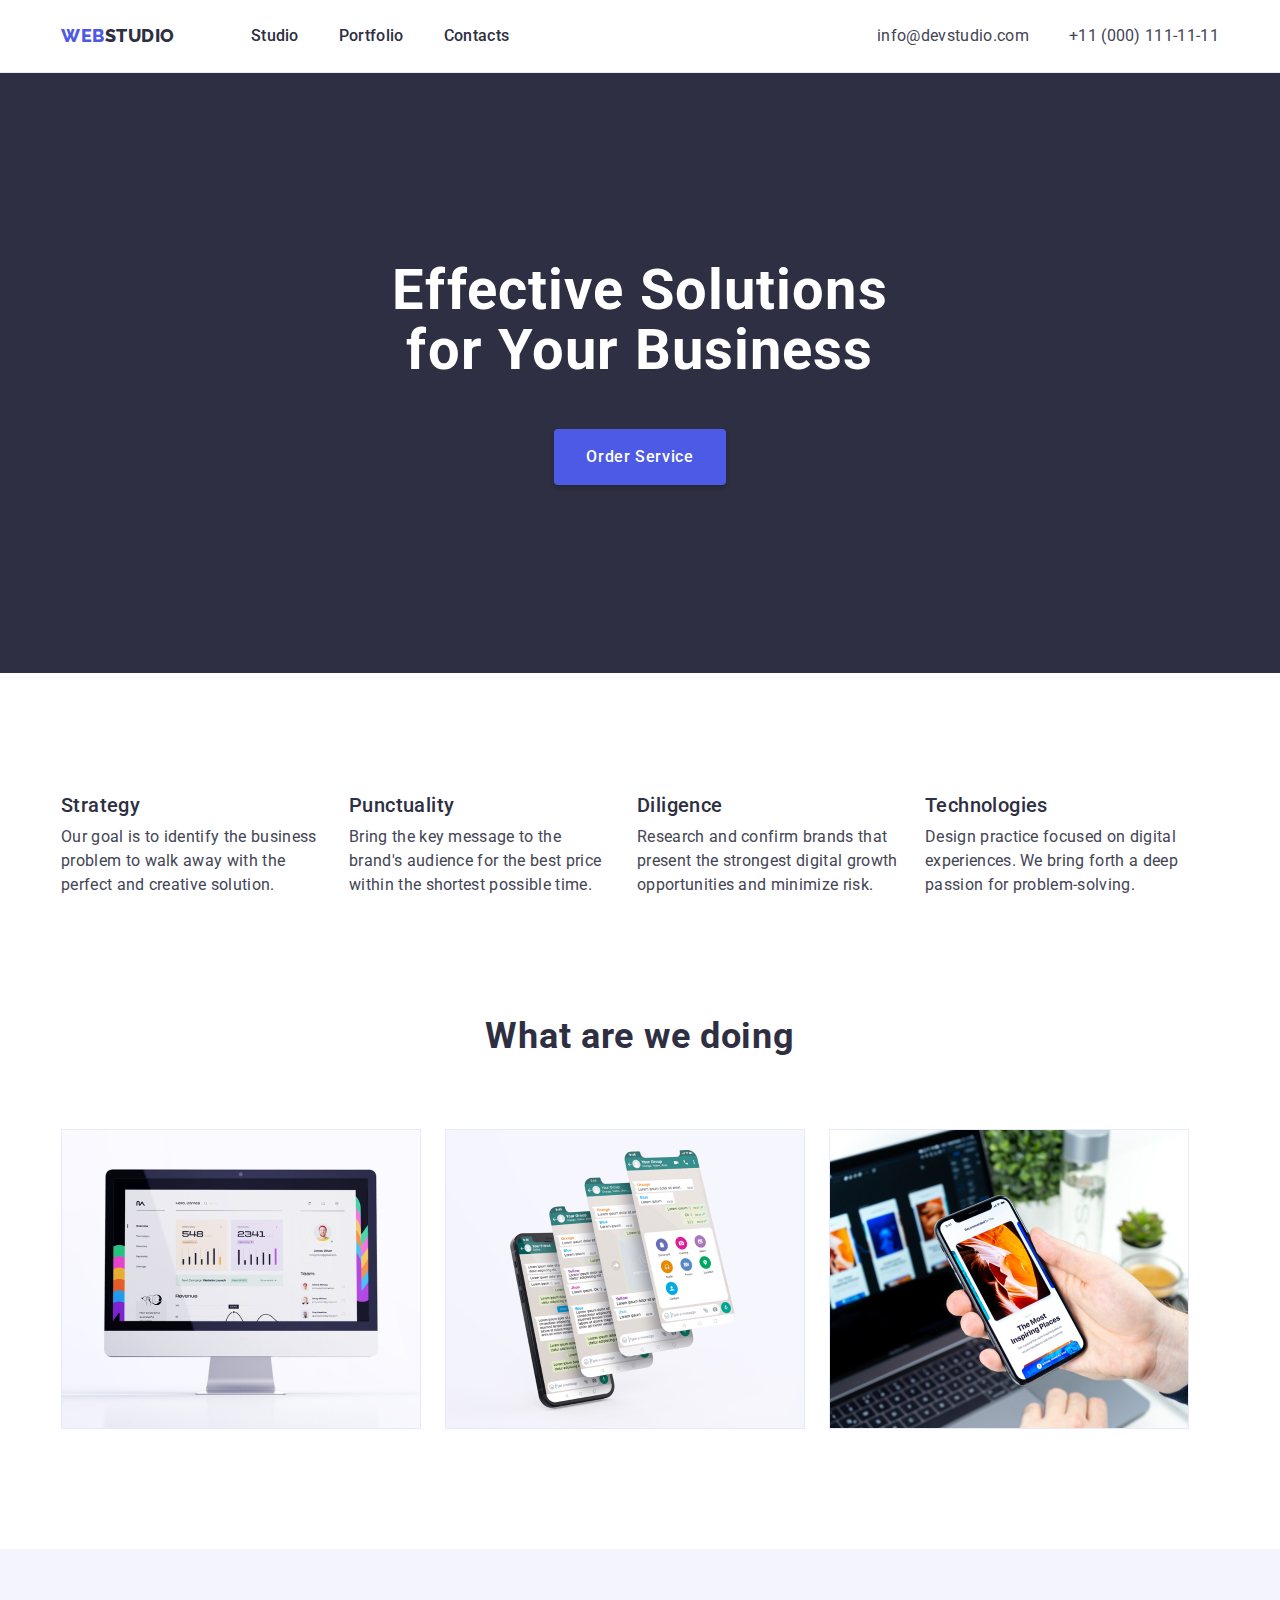
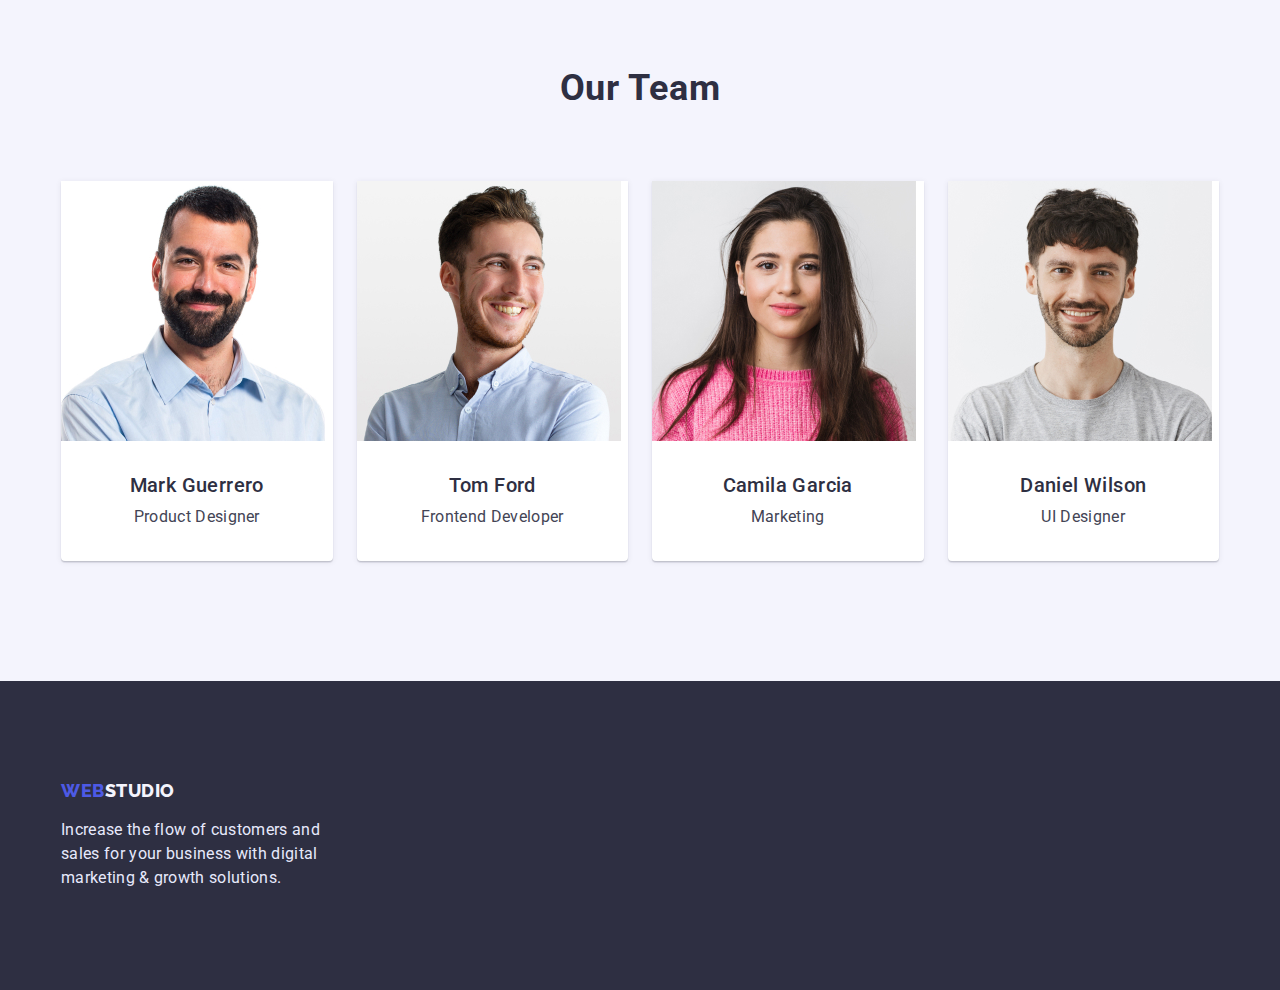
<file: index.html>
<!DOCTYPE html>
<html lang="en">
<head>
    <meta charset="UTF-8">
    <meta http-equiv="X-UA-Compatible" content="IE=edge">
    <meta name="viewport" content="width=device-width, initial-scale=1.0">
    <link rel="preconnect" href="https://fonts.googleapis.com">
    <link rel="preconnect" href="https://fonts.gstatic.com" crossorigin>
    <link href="https://fonts.googleapis.com/css2?family=Raleway:wght@800&family=Roboto:wght@400;500;700;900&display=swap" rel="stylesheet">
    <link rel="stylesheet" href="https://cdnjs.cloudflare.com/ajax/libs/modern-normalize/1.1.0/modern-normalize.min.css" integrity="sha512-wpPYUAdjBVSE4KJnH1VR1HeZfpl1ub8YT/NKx4PuQ5NmX2tKuGu6U/JRp5y+Y8XG2tV+wKQpNHVUX03MfMFn9Q==" crossorigin="anonymous" referrerpolicy="no-referrer" />
    <link rel="stylesheet" href="./css/styles.css">
    <title>Document</title>
</head>
<body>
    <header class="header">
        <div class="container header-container">
            <nav class="header-navigation">
                <a class="header-logo link" href="./index.html"><span class="header-logo-part">Web</span>Studio</a>
                <ul class="header-list list">
                    <li class="header-item"><a class="header-link link" href="/">Studio</a></li>
                    <li class="header-item"><a class="header-link link" href="./portfolio.html">Portfolio</a></li>
                    <li class="header-item"><a class="header-link link" href="/">Contacts</a></li>
                </ul>
            </nav>
            <address class="header-adress">
                <ul class="header-adress-list list">
                    <li><a class="header-adress-mail link" href="mailto:info@devstudio.com">info@devstudio.com</a></li>
                    <li><a class="header-adress-tel link" href="tel:+110001111111">+11 (000) 111-11-11</a></li>
                </ul>
            </address>
        </div>
    </header>
    <main>
        <section class="main">
            <div class="container">
                <h1 class="main-title title">Effective Solutions for Your Business</h1>
                <button type="button" class="main-btn">Order Service</button>
            </div>
        </section>
        <section class="hero">
            <div class="container">
                <h2 class="hero-title title">Our qualities</h2>
                <ul class="hero-list list">
                    <li class="hero-item">
                        <h3 class="hero-subtitle subtitle">Strategy</h3>
                        <p class="hero-text text">Our goal is to identify the business problem to walk away with the perfect and creative solution. </p>
                    </li>
                    <li class="hero-item">
                        <h3 class="hero-subtitle subtitle">Punctuality</h3>
                        <p class="hero-text text">Bring the key message to the brand's audience for the best price within the shortest possible time.</p>
                    </li>
                    <li class="hero-item">
                        <h3 class="hero-subtitle subtitle">Diligence</h3>
                        <p class="hero-text text">Research and confirm brands that present the strongest digital growth opportunities and minimize risk.</p>
                    </li>
                    <li class="hero-item">
                        <h3 class="hero-subtitle subtitle">Technologies</h3>
                        <p class="hero-text text">Design practice focused on digital experiences. We bring forth a deep passion for problem-solving.</p>
                    </li>
                </ul>
            </div>
        </section>
        <section class="about">
            <div class="container">
                <h2 class="about-title title">What are we doing</h2>
                <ul class="about-list list">
                    <li class="about-item"><img src="./images/Rectangle71.jpg" alt="computer" width="360"></li>
                    <li class="about-item"><img src="./images/Rectangle71-1.jpg" alt="phone" width="360"></li>
                    <li class="about-item"><img src="./images/Rectangle71-2.jpg" alt="phone" width="360"></li>
                </ul>
            </div>
        </section>
        <section class="team">
            <div class="container">
                <h2 class="team-title title">Our Team</h2>
                <ul class="team-list list">
                    <li class="team-item">
                        <img src="./images/img.jpg" alt="man" width="264">
                        <h3 class="team-subtitle subtitle ">Mark Guerrero</h3>
                        <p class="team-text text">Product Designer</p>
                    </li>
                    <li class="team-item">
                        <img src="./images/img1.jpg" alt="man" width="264">
                        <h3 class="team-subtitle subtitle">Tom Ford</h3>
                        <p class="team-text text">Frontend Developer</p>
                    </li>
                    <li class="team-item">
                        <img src="./images/img2.jpg" alt="women" width="264">
                        <h3 class="team-subtitle subtitle">Camila Garcia</h3>
                        <p class="team-text text">Marketing</p>
                    </li>
                    <li class="team-item">
                        <img src="./images/img3.jpg" alt="man" width="264">
                        <h3 class="team-subtitle subtitle">Daniel Wilson</h3>
                        <p class="team-text text">UI Designer</p>
                    </li>        
                </ul>
            </div>
        </section>
    </main>
    <footer class="footer">
        <div class="container">
            <a href="./index.html" class="footer-logo link"><span class="footer-logo-part">Web</span>Studio</a>
            <p class="footer-text text">Increase the flow of customers and sales for your business with digital marketing & growth solutions.</p>
        </div>
    </footer>
</body>
</file>
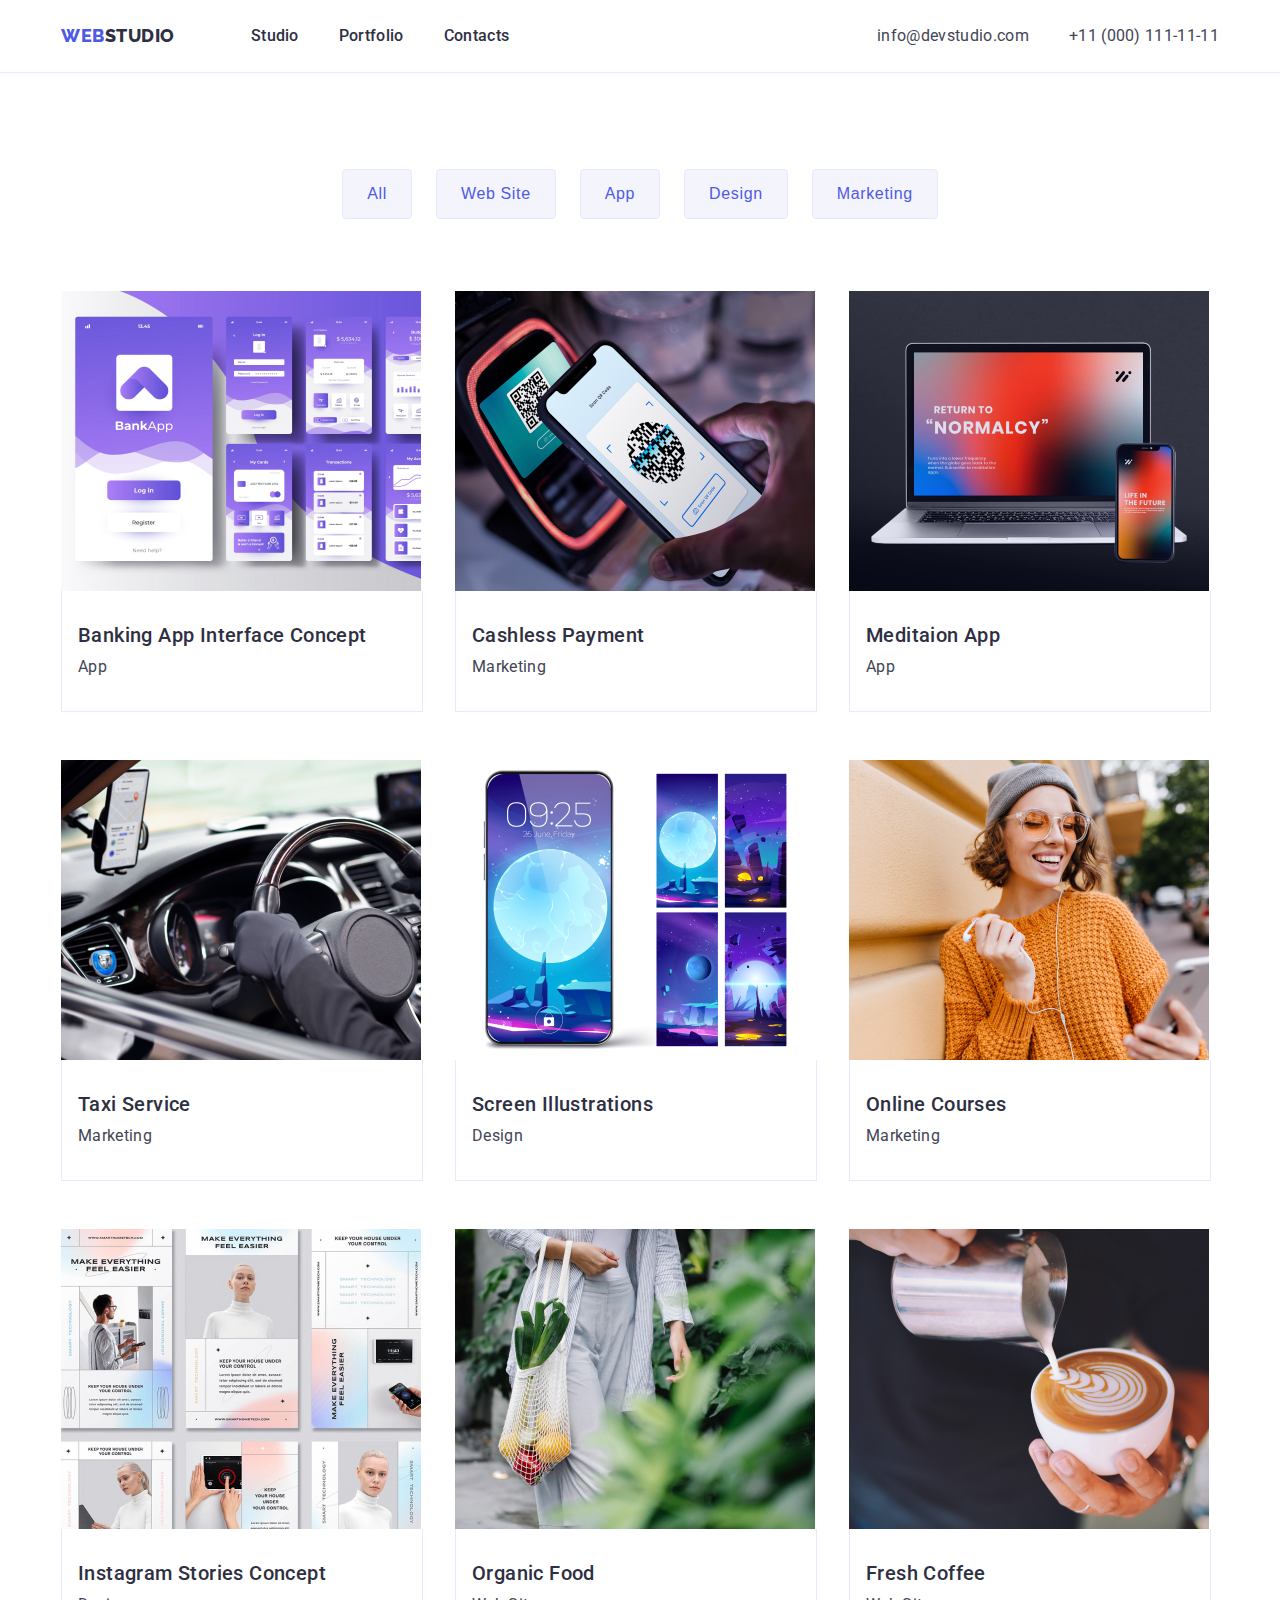
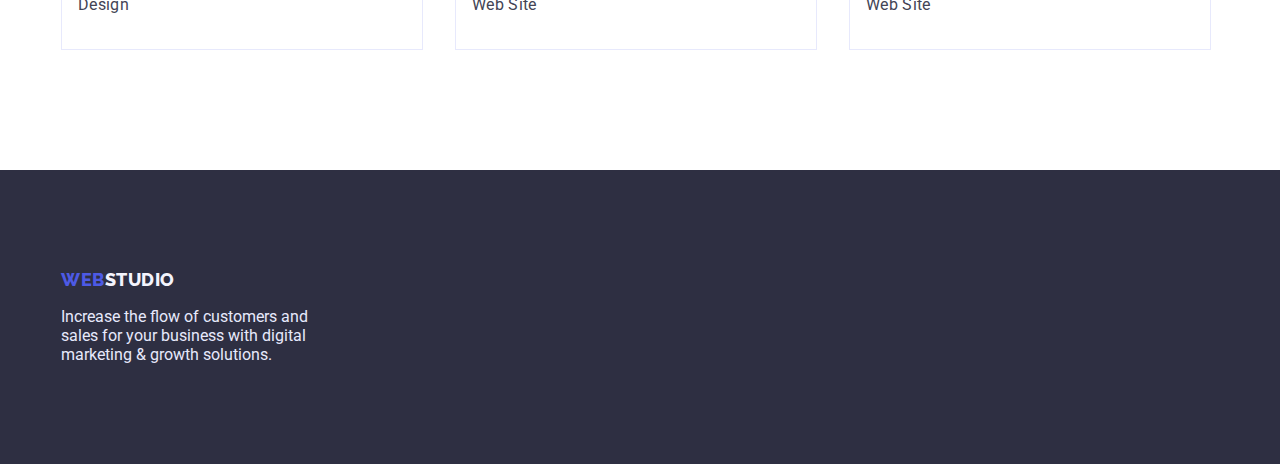
<file: portfolio.html>
<!DOCTYPE html>
<html lang="en">
<head>
    <meta charset="UTF-8">
    <meta http-equiv="X-UA-Compatible" content="IE=edge">
    <meta name="viewport" content="width=device-width, initial-scale=1.0">
    <link rel="preconnect" href="https://fonts.googleapis.com">
    <link rel="preconnect" href="https://fonts.gstatic.com" crossorigin>
    <link href="https://fonts.googleapis.com/css2?family=Raleway:wght@800&family=Roboto:wght@400;500;700;900&display=swap" rel="stylesheet">
    <link rel="stylesheet" href="https://cdnjs.cloudflare.com/ajax/libs/modern-normalize/1.1.0/modern-normalize.min.css" integrity="sha512-wpPYUAdjBVSE4KJnH1VR1HeZfpl1ub8YT/NKx4PuQ5NmX2tKuGu6U/JRp5y+Y8XG2tV+wKQpNHVUX03MfMFn9Q==" crossorigin="anonymous" referrerpolicy="no-referrer" />
    <link rel="stylesheet" href="./css/styles.css">
    <title>Document</title>
</head>
<body>
    <header class="header">
        <div class="container header-container">
            <nav class="header-navigation">
                <a class="header-logo link" href="./index.html"><span class="header-logo-part">Web</span>Studio</a>
                <ul class="header-list list">
                    <li class="header-item"><a class="header-link link" href="./index.html">Studio</a></li>
                    <li class="header-item"><a class="header-link link" href="./portfolio.html">Portfolio</a></li>
                    <li class="header-item"><a class="header-link link" href="./index.html">Contacts</a></li>
                </ul>
            </nav>
            <address class="header-adress">
                <ul class="header-adress-list list">
                    <li><a class="header-adress-mail link" href="mailto:info@devstudio.com">info@devstudio.com</a></li>
                    <li><a class="header-adress-tel link" href="tel:+110001111111">+11 (000) 111-11-11</a></li>
                </ul>
            </address>
        </div>
    </header>
    <main>
        <section class="portfolio">
            <div class="container container-portfolio">
                <h1 class="portfolio-menu">menu</h1>
                <ul class="portfolio-list list">
                    <li class="portfolio-item"><button type="button" class="portfolio-btn">All</button></li>
                    <li class="portfolio-item"><button type="button" class="portfolio-btn">Web Site</button></li>
                    <li class="portfolio-item"><button type="button" class="portfolio-btn">App</button></li>
                    <li class="portfolio-item"><button type="button" class="portfolio-btn">Design</button></li>
                    <li class="portfolio-item"><button type="button" class="portfolio-btn">Marketing</button></li>
                </ul>
                <ul class="menu-list list">
                    <li class="menu-iteam">
                        <a href=""><img src="./images/portfolio1.jpg" alt="app" width="360"></a>
                        <div class="cotainer-menu"><h2 class="menu-subtitle subtitle">Banking App Interface Concept</h2>
                        <p class="menu-text text">App</p></div>    
                    </li>
                    <li class="menu-iteam">
                        <a href=""><img src="./images/portfolio2.jpg" alt="phone" width="360"></a>
                        <div class="cotainer-menu"><h2 class="menu-subtitle subtitle">Cashless Payment</h2>
                        <p class="menu-text text">Marketing</p></div>
                    </li>
                    <li class="menu-iteam">
                        <a href=""><img src="./images/portfolio3.jpg" alt="laptop" width="360"></a>
                        <div class="cotainer-menu"><h2 class="menu-subtitle subtitle">Meditaion App</h2>
                        <p class="menu-text text">App</p></div>           </li>
                    <li class="menu-iteam">
                        <a href=""><img src="./images/portfolio4.jpg" alt="car" width="360"></a>
                        <div class="cotainer-menu"><h2 class="menu-subtitle subtitle">Taxi Service</h2>
                        <p class="menu-text text">Marketing</p></div>
                    </li>
                    <li class="menu-iteam">
                        <a href=""><img src="./images/portfolio5.jpg" alt="phone" width="360"></a>
                        <div class="cotainer-menu"><h2 class="menu-subtitle subtitle">Screen Illustrations</h2>
                        <p class="menu-text text">Design</p></div>              </li>
                    <li class="menu-iteam">
                        <a href=""><img src="./images/portfolio6.jpg" alt="airphone" width="360"></a>
                        <div class="cotainer-menu"><h2 class="menu-subtitle subtitle">Online Courses</h2>
                        <p class="menu-text text">Marketing</p></div>
                    </li>
                    <li class="menu-iteam">
                        <a href=""><img src="./images/portfolio7.jpg" alt="website" width="360"></a>
                        <div class="cotainer-menu"><h2 class="menu-subtitle subtitle">Instagram Stories Concept</h2>
                        <p class="menu-text text">Design</p></div>              </li>
                    <li class="menu-iteam">
                        <a href=""><img src="./images/portfolio8.jpg" alt="organic food" width="360"></a>
                        <div class="cotainer-menu"><h2 class="menu-subtitle subtitle">Organic Food</h2>
                        <p class="menu-text text">Web Site</p></div>                </li>
                    <li class="menu-iteam">
                        <a href=""><img src="./images/portfolio9.jpg" alt="Coffee" width="360"></a>
                        <div class="cotainer-menu"><h2 class="menu-subtitle subtitle">Fresh Coffee</h2>
                        <p class="menu-text text">Web Site</p></div>                </li>
                </ul>
        </section>
        </di>
    </main>
    <footer class="footer">
        <div class="container">
            <a href="./index.html" class="footer-logo link"><span class="footer-logo-part">Web</span>Studio</a>
            <p class="footer-text">Increase the flow of customers and sales for your business with digital marketing & growth solutions.</p>
        </div>
    </footer>
</body>
</html>
</file>
<file: css/styles.css>
:root{
    --text: #434455;
    --title: #2E2F42;
}

body{
    font-family: 'Roboto', sans-serif;
    color: #434455;
    background-color: #FFFFFF;
    font-size: 16px;
    margin: 0;
}

.list{
    list-style: none;
}

.link{
    text-decoration: none;
}

.title {
font-size: 36px;
line-height: 1.11;
letter-spacing: 0.02em;
}

.text{
line-height: 1.5;
letter-spacing: 0.02em;
}

.subtitle{
    font-weight: 500;
font-size: 20px;
line-height: 1.2;
letter-spacing: 0.02em;
}

h1,h2,h3,h4,h5,h6,p{
    margin: 0;
}

ul{
    margin: 0;
    padding-left: 0;
}

img{
    display: block;
}

.container{
    width: 1158px;
    padding-left: 15px;
    padding-right: 15px;
    margin-left: auto;
    margin-right: auto;
    /* outline: 2px solid red; */
}
/*-----------HEADER----------------*/

.header{
    background: #FFFFFF;
    border-bottom: 1px solid #E7E9FC;
}

.header-container{
    display: flex;
    padding: 24px 0;
}

.header-adress-list{
    display: flex;
}

.header-navigation{
    display: flex;
    align-items: center;
    margin-right: auto;
}

.header-list{
    display: flex;
    gap: 40px;
}

.header-logo-part{
    color: #4D5AE5;
}

.header-logo {
    font-family: 'Raleway', sans-serif;
    font-weight: 800;
font-size: 18px;
line-height: 1.33;
display: flex;
align-items: center;
letter-spacing: 0.03em;
text-transform: uppercase;
color: #2E2F42;
margin-right: 76px;
}

.header-item {
    font-weight: 500;
line-height: 1.5;
letter-spacing: 0.02em;
color: #2E2F42;
}

.header-link{
    color: #2E2F42;
} 

.header-link:hover,
.header-link:focus {
    color: #4D5AE5;
}

.header-link:active{
    color: #4D5AE5;
}

.header-adress-list {
    font-style: normal;
}

.header-adress-tel {
line-height: 1.5;
letter-spacing: 0.02em;
text-decoration: none;
color: var(--text);
position: relative;
margin-left: 40px;
}

.header-adress-tel:hover,
.header-adress-tel:focus{
    color: #4D5AE5;
}

.header-adress-mail {
line-height: 1.5;
letter-spacing: 0.02em;
text-decoration: none;
color: var(--text);
}

.header-adress-mail:hover,
.header-adress-mail:focus{
    color: #4D5AE5;
}

/*-----------MAIN CONTENT----------------*/

.main {
    background-color: #2E2F42;
    padding-top: 188px;
    padding-bottom: 188px;
}
.main-title {
    font-size: 56px;
line-height: 1.07;
letter-spacing: 0.02em;
color: #FFFFFF;
text-align: center;
max-width: 496px;
margin: auto;
margin-bottom: 48px;
}

.hero{
    background-color: #E5E5E5;
}

.main-btn{
    font-family: 'Roboto';
font-style: normal;
font-weight: 500;
font-size: 16px;
line-height: 1.5;
align-items: center;
letter-spacing: 0.04em;
padding: 16px 32px;
color: #FFFFFF;
background: #4D5AE5;
box-shadow: 0px 4px 4px rgba(0, 0, 0, 0.15);
border-radius: 4px;
border: 0;
min-width: 169px;
display: block;
margin: 0 auto;
cursor: pointer;
}

.main-btn:hover,
.main-btn:focus{
    background: #404BBF;
box-shadow: 0px 1px 6px rgba(46, 47, 66, 0.08), 0px 1px 1px rgba(46, 47, 66, 0.16), 0px 2px 1px rgba(46, 47, 66, 0.08);
}

.main-btn:active{
    background: #4D5AE5;
box-shadow: 0px 4px 4px rgba(0, 0, 0, 0.15);
}

/*--------------HERO------------------*/

.hero{
    background-color:  #FFFFFF;
    padding-top: 120px;
    padding-bottom: 120px;
}

.hero-list{
    display: flex;
    gap: 24px;
}

.hero-item{
}

.hero-title{
    display: none;
    color: #2E2F42;   
}

.hero-subtitle{
color: var(--title);
margin-bottom: 8px;
}

.hero-text {
color: var(--text);
width: 264px;
}

/*-----------ABOUT----------------*/

.about {
    background-color: #FFFFFF;
    padding-bottom: 120px;
}

.about-list{
    display: flex;
    gap:24px;
}

.about-title {
color: var(--title);
margin-bottom: 72px;
text-align: center;
}

.about-iteam{
    width: calc((100% - 48px) / 3);
}

/*-----------TEAM----------------*/

.team {
    background: #F4F4FD;
    padding-top: 120px;
    padding-bottom: 120px;
}

.team-list{
    display: flex;
    gap: 24px;
}

.team-title {
color: var(--title);
margin-bottom: 72px;
text-align: center;
}

.team-item {
    background-color: #FFFFFF;
    text-align: center;
    background: #FFFFFF;
    width: calc((100% - 72px) / 4);
box-shadow: 0px 1px 6px rgba(46, 47, 66, 0.08), 0px 1px 1px rgba(46, 47, 66, 0.16), 0px 2px 1px rgba(46, 47, 66, 0.08);
border-radius: 0px 0px 4px 4px;
}

.team-subtitle {
color: var(--title);
margin-top: 32px;
margin-bottom: 8px;
}

.team-text {
color: var(--text);
margin-bottom: 32px;
}

/*-----------PORTFOLIO----------------*/

.portfolio{
    padding-top: 96px;
    padding-bottom: 120px;
}

.portfolio-menu {
    display: none;
}

.portfolio-btn {
    font-weight: 500;
font-size: 16px;
line-height: 1.5;
display: flex;
align-items: center;
text-align: center;
letter-spacing: 0.04em;
color: #4D5AE5;
background-color: #F4F4FD;
border: 1px solid #E7E9FC;
cursor: pointer;
padding: 12px 24px;
border-radius: 4px;
}

.portfolio-btn:hover {
    color: #FFFFFF;
    background-color: #404BBF;
    border-color: #404BBF;
box-shadow: 0px 3px 1px rgba(0, 0, 0, 0.1), 0px 2px 1px rgba(0, 0, 0, 0.08), 0px 2px 2px rgba(0, 0, 0, 0.12);
}

.portfolio-list{
    display: flex;
    justify-content: center; 
    gap: 24px;
    margin-bottom: 72px;
} 

.menu-list {
    display: flex;
    flex-wrap: wrap;
    column-gap: 24px;
    row-gap: 48px;
}

.menu-iteam{
    width: calc((100% - 48px) / 3);

}

.menu-iteam {
    background: #FFFFFF;
}

.cotainer-menu{
    width: 360px;
    border: 1px solid #E7E9FC;
    border-top: 0;
}
.menu-subtitle {
color: var(--title);
padding-top: 32px;
margin-bottom: 8px;
margin-left: 16px;
}

.menu-text {
color: var(--text);
margin-bottom: 32px;
margin-left: 16px;
}

/*-----------FOOTER----------------*/

.footer{
    background: #2E2F42;
    padding-top: 100px;
    padding-bottom: 100px;
}

.footer-logo{
    font-family: 'Raleway', sans-serif;
    font-weight: 800;
font-size: 18px;
line-height: 1.16;
letter-spacing: 0.03em;
text-transform: uppercase;
color: #F4F4FD;
}

.footer-text {
    color: #E7E9FC;
    margin-top: 16px;
    width: 264px;
}

.footer-logo-part{
    color: #4D5AE5;
}
</file>
